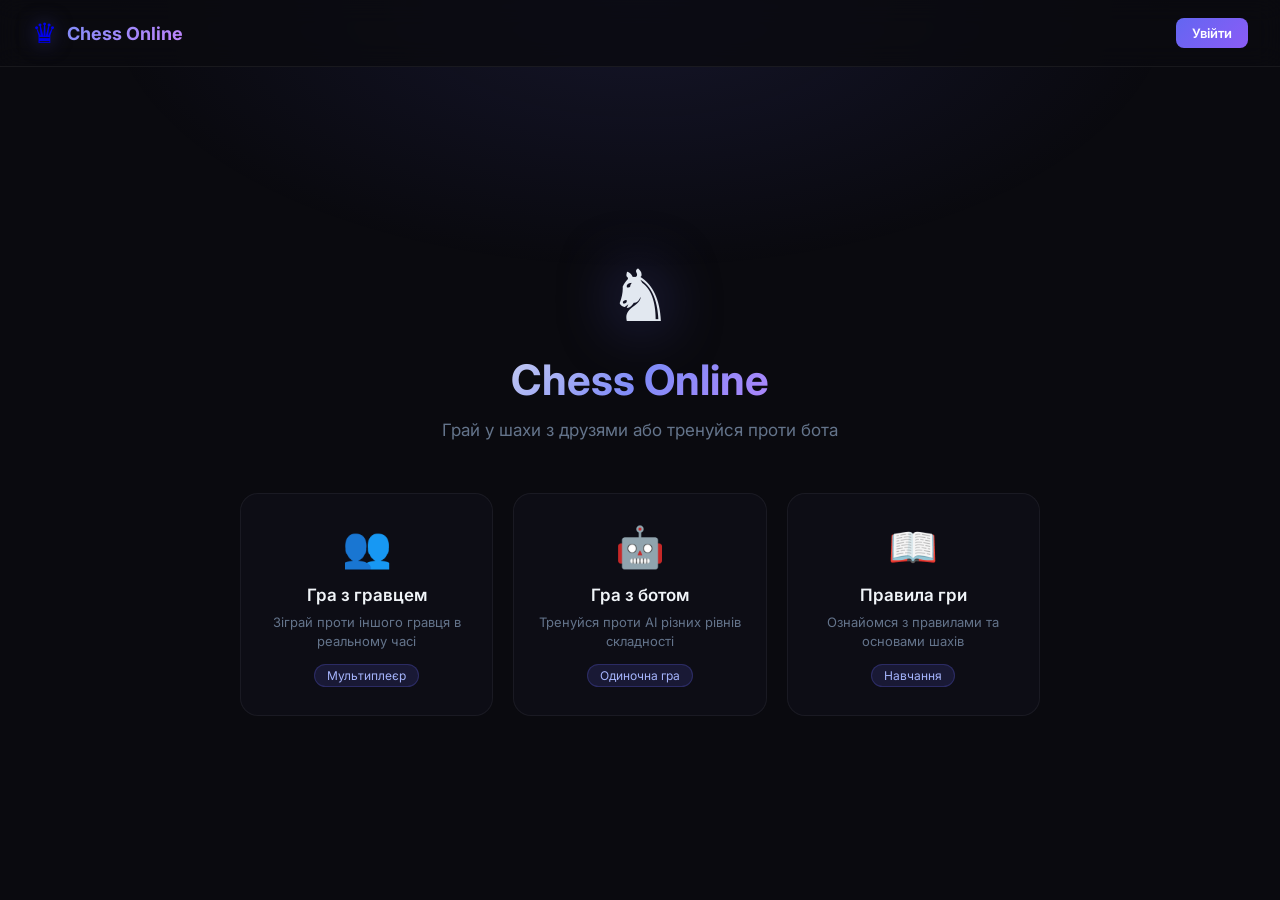
<file: templates/index.html>
<!DOCTYPE html>
<html lang="uk">
<head>
    <meta charset="UTF-8">
    <meta name="viewport" content="width=device-width, initial-scale=1.0">
    <title>Chess Online</title>
    <link href="https://fonts.googleapis.com/css2?family=Inter:wght@300;400;500;600;700&display=swap" rel="stylesheet">
    <style>
        *, *::before, *::after { box-sizing: border-box; margin: 0; padding: 0; }
        body {
            font-family: 'Inter', sans-serif; background: #0a0a0f; color: #e2e8f0;
            min-height: 100vh; display: flex; flex-direction: column; position: relative;
        }
        body::before {
            content: ''; position: fixed; inset: 0;
            background: radial-gradient(ellipse 70% 50% at 50% 0%, rgba(99,102,241,0.12) 0%, transparent 60%);
            pointer-events: none;
        }
        /* Nav */
        nav {
            position: relative; z-index: 10;
            display: flex; align-items: center; justify-content: space-between;
            padding: 16px 32px;
            border-bottom: 1px solid rgba(255,255,255,0.06);
            background: rgba(10,10,15,0.8); backdrop-filter: blur(12px);
        }
        .nav-logo { display: flex; align-items: center; gap: 10px; text-decoration: none; }
        .nav-logo span { font-size: 28px; filter: drop-shadow(0 0 10px rgba(99,102,241,0.5)); }
        .nav-logo h2 { font-size: 18px; font-weight: 700;
            background: linear-gradient(135deg, #818cf8, #c084fc);
            -webkit-background-clip: text; -webkit-text-fill-color: transparent; background-clip: text; }
        .nav-user { display: flex; align-items: center; gap: 12px; }
        .user-pill {
            display: flex; align-items: center; gap: 8px;
            background: rgba(99,102,241,0.1); border: 1px solid rgba(99,102,241,0.25);
            border-radius: 30px; padding: 6px 14px; font-size: 14px; font-weight: 500; color: #a5b4fc;
        }
        .user-avatar {
            width: 28px; height: 28px; border-radius: 50%;
            background: linear-gradient(135deg, #6366f1, #8b5cf6);
            display: flex; align-items: center; justify-content: center; font-size: 13px; font-weight: 700;
        }
        .btn-logout {
            background: transparent; border: 1px solid rgba(255,255,255,0.1);
            border-radius: 8px; color: #64748b; font-size: 13px; padding: 6px 14px;
            cursor: pointer; font-family: inherit; transition: all 0.2s;
        }
        .btn-logout:hover { border-color: rgba(239,68,68,0.4); color: #fca5a5; background: rgba(239,68,68,0.05); }
        .btn-login-nav {
            background: linear-gradient(135deg, #6366f1, #8b5cf6);
            border: none; border-radius: 8px; color: white; font-size: 13px; padding: 7px 16px;
            cursor: pointer; font-family: inherit; font-weight: 600; text-decoration: none;
            transition: all 0.2s;
        }
        .btn-login-nav:hover { box-shadow: 0 4px 15px rgba(99,102,241,0.4); transform: translateY(-1px); }
        /* Main content */
        main {
            flex: 1; display: flex; flex-direction: column; align-items: center; justify-content: center;
            padding: 40px 16px; position: relative; z-index: 1;
        }
        .hero { text-align: center; margin-bottom: 48px; }
        .hero-icon { font-size: 72px; display: block; margin-bottom: 16px;
            filter: drop-shadow(0 0 30px rgba(99,102,241,0.5));
            animation: float 4s ease-in-out infinite; }
        @keyframes float { 0%,100% { transform: translateY(0) rotate(-3deg); } 50% { transform: translateY(-12px) rotate(3deg); } }
        .hero h1 { font-size: 42px; font-weight: 700; margin-bottom: 12px;
            background: linear-gradient(135deg, #e2e8f0 0%, #818cf8 50%, #c084fc 100%);
            -webkit-background-clip: text; -webkit-text-fill-color: transparent; background-clip: text; }
        .hero p { color: #64748b; font-size: 17px; max-width: 400px; margin: 0 auto; line-height: 1.6; }
        /* Cards grid */
        .cards { display: grid; grid-template-columns: repeat(3, 1fr); gap: 20px; max-width: 800px; width: 100%; }
        @media (max-width: 600px) { .cards { grid-template-columns: 1fr; } .hero h1 { font-size: 30px; } }
        .game-card {
            background: rgba(15,15,25,0.7); border: 1px solid rgba(255,255,255,0.06);
            border-radius: 18px; padding: 28px 24px; text-align: center;
            transition: all 0.3s; cursor: pointer; text-decoration: none; color: inherit;
            position: relative; overflow: hidden;
        }
        .game-card::before {
            content: ''; position: absolute; inset: 0; border-radius: 18px;
            background: linear-gradient(135deg, rgba(99,102,241,0.08), rgba(139,92,246,0.05));
            opacity: 0; transition: opacity 0.3s;
        }
        .game-card:hover { transform: translateY(-4px); border-color: rgba(99,102,241,0.3);
            box-shadow: 0 12px 40px rgba(0,0,0,0.4), 0 0 0 1px rgba(99,102,241,0.1); }
        .game-card:hover::before { opacity: 1; }
        .card-icon { font-size: 40px; margin-bottom: 14px; display: block; }
        .card-title { font-size: 17px; font-weight: 600; color: #f1f5f9; margin-bottom: 8px; }
        .card-desc { font-size: 13px; color: #64748b; line-height: 1.5; }
        .card-badge {
            display: inline-block; margin-top: 12px;
            background: rgba(99,102,241,0.15); border: 1px solid rgba(99,102,241,0.25);
            border-radius: 20px; padding: 3px 12px; font-size: 12px; color: #a5b4fc;
        }
    </style>
</head>
<body>
    <nav>
        <a class="nav-logo" href="/">
            <span>♛</span>
            <h2>Chess Online</h2>
        </a>
        <div class="nav-user" id="navUser">
            <!-- filled by JS -->
        </div>
    </nav>

    <main>
        <div class="hero">
            <span class="hero-icon">♞</span>
            <h1>Chess Online</h1>
            <p>Грай у шахи з друзями або тренуйся проти бота</p>
        </div>

        <div class="cards">
            <a class="game-card" href="/game" id="btnPlay">
                <span class="card-icon">👥</span>
                <div class="card-title">Гра з гравцем</div>
                <div class="card-desc">Зіграй проти іншого гравця в реальному часі</div>
                <span class="card-badge">Мультиплеєр</span>
            </a>
            <a class="game-card" href="/game-bot" id="btnBot">
                <span class="card-icon">🤖</span>
                <div class="card-title">Гра з ботом</div>
                <div class="card-desc">Тренуйся проти AI різних рівнів складності</div>
                <span class="card-badge">Одиночна гра</span>
            </a>
            <a class="game-card" href="/rules" id="btnRules">
                <span class="card-icon">📖</span>
                <div class="card-title">Правила гри</div>
                <div class="card-desc">Ознайомся з правилами та основами шахів</div>
                <span class="card-badge">Навчання</span>
            </a>
        </div>
    </main>

    <script>
        const navUser = document.getElementById('navUser');
        const token = localStorage.getItem('chess_token');
        const userRaw = localStorage.getItem('chess_user');

        if (token && userRaw) {
            const user = JSON.parse(userRaw);
            const initial = user.username[0].toUpperCase();
            navUser.innerHTML = `
                <div class="user-pill">
                    <div class="user-avatar">${initial}</div>
                    ${user.username}
                </div>
                <button class="btn-logout" onclick="logout()">Вийти</button>
            `;
        } else {
            navUser.innerHTML = `
                <a href="/login" class="btn-login-nav">Увійти</a>
            `;
        }

        function logout() {
            fetch('/auth/logout', { method: 'POST' });
            localStorage.removeItem('chess_token');
            localStorage.removeItem('chess_user');
            location.reload();
        }

        // Guard: redirect to login for game links if not authenticated
        document.getElementById('btnPlay').addEventListener('click', function(e) {
            if (!localStorage.getItem('chess_token')) {
                e.preventDefault(); window.location.href = '/login';
            }
        });
        document.getElementById('btnBot').addEventListener('click', function(e) {
            if (!localStorage.getItem('chess_token')) {
                e.preventDefault(); window.location.href = '/login';
            }
        });
    </script>
</body>
</html>
</file>
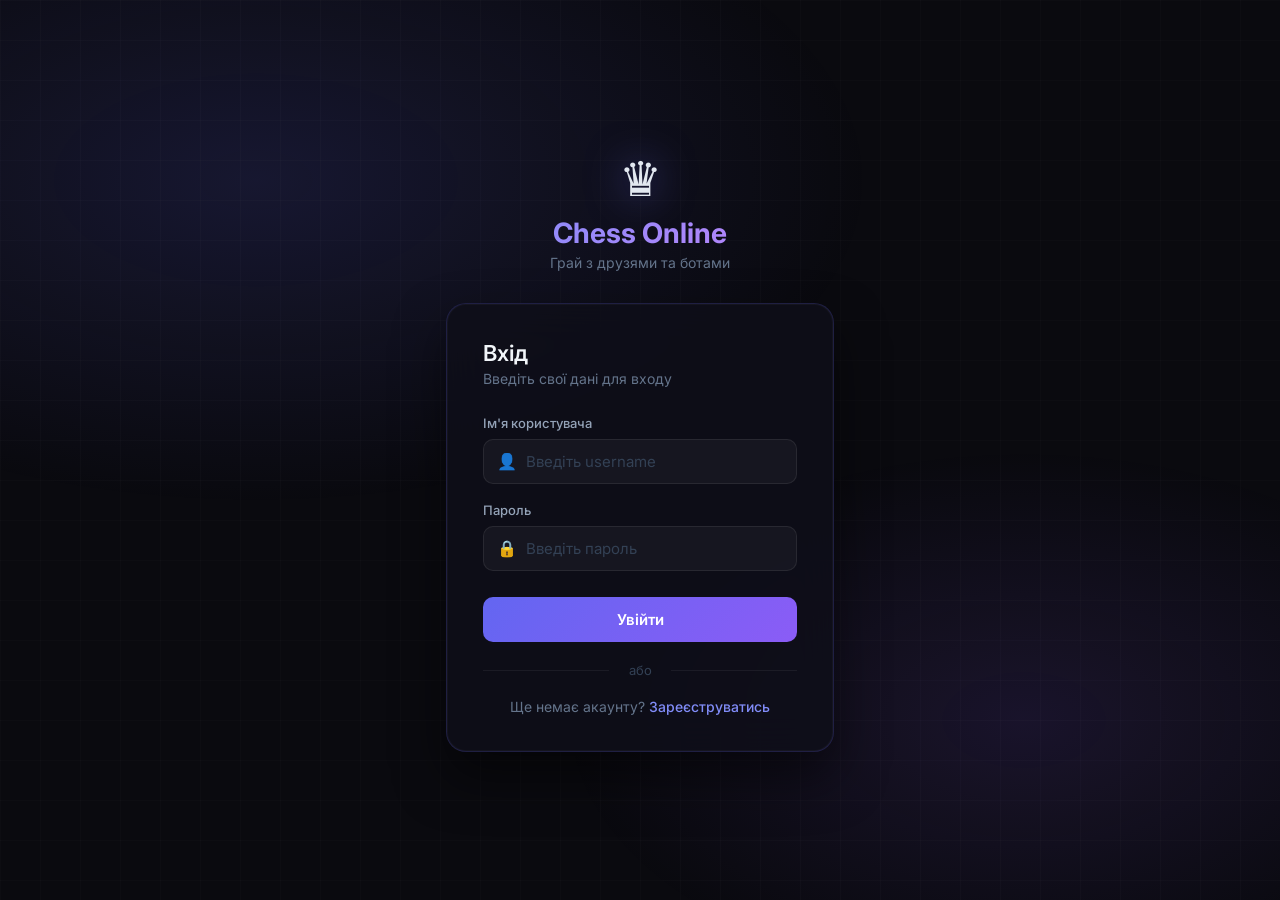
<file: templates/login.html>
<!DOCTYPE html>
<html lang="uk">
<head>
    <meta charset="UTF-8">
    <meta name="viewport" content="width=device-width, initial-scale=1.0">
    <title>Вхід — Chess Online</title>
    <link href="https://fonts.googleapis.com/css2?family=Inter:wght@300;400;500;600;700&display=swap" rel="stylesheet">
    <style>
        *, *::before, *::after { box-sizing: border-box; margin: 0; padding: 0; }
        body {
            font-family: 'Inter', sans-serif;
            background: #0a0a0f;
            color: #e2e8f0;
            min-height: 100vh;
            display: flex;
            align-items: center;
            justify-content: center;
            position: relative;
        }
        body::before {
            content: '';
            position: fixed;
            inset: 0;
            background: radial-gradient(ellipse 80% 60% at 20% 20%, rgba(99,102,241,0.15) 0%, transparent 60%),
                        radial-gradient(ellipse 60% 50% at 80% 80%, rgba(139,92,246,0.12) 0%, transparent 60%);
            pointer-events: none;
        }
        body::after {
            content: '';
            position: fixed;
            inset: 0;
            background-image: linear-gradient(rgba(255,255,255,0.015) 1px, transparent 1px),
                              linear-gradient(90deg, rgba(255,255,255,0.015) 1px, transparent 1px);
            background-size: 40px 40px;
            pointer-events: none;
        }
        .container { position: relative; z-index: 1; width: 100%; max-width: 420px; padding: 16px; }
        .logo { text-align: center; margin-bottom: 32px; }
        .logo-icon { font-size: 48px; display: block; margin-bottom: 8px;
            filter: drop-shadow(0 0 20px rgba(99,102,241,0.6));
            animation: float 3s ease-in-out infinite; }
        @keyframes float { 0%,100% { transform: translateY(0); } 50% { transform: translateY(-8px); } }
        .logo h1 { font-size: 28px; font-weight: 700;
            background: linear-gradient(135deg, #818cf8, #c084fc);
            -webkit-background-clip: text; -webkit-text-fill-color: transparent; background-clip: text; }
        .logo p { color: #64748b; font-size: 14px; margin-top: 4px; }
        .card {
            background: rgba(15,15,25,0.85); border: 1px solid rgba(99,102,241,0.2);
            border-radius: 20px; padding: 36px; backdrop-filter: blur(20px);
            box-shadow: 0 25px 50px rgba(0,0,0,0.5), 0 0 0 1px rgba(255,255,255,0.03) inset;
        }
        .card-title { font-size: 22px; font-weight: 600; margin-bottom: 4px; color: #f1f5f9; }
        .card-subtitle { color: #64748b; font-size: 14px; margin-bottom: 28px; }
        .form-group { margin-bottom: 18px; }
        label { display: block; font-size: 13px; font-weight: 500; color: #94a3b8; margin-bottom: 8px; }
        .input-wrap { position: relative; }
        .input-icon { position: absolute; left: 14px; top: 50%; transform: translateY(-50%);
            font-size: 16px; pointer-events: none; color: #475569; transition: color 0.2s; }
        input {
            width: 100%; padding: 12px 14px 12px 42px;
            background: rgba(255,255,255,0.04); border: 1px solid rgba(255,255,255,0.08);
            border-radius: 10px; color: #e2e8f0; font-size: 15px; font-family: inherit; outline: none;
            transition: all 0.2s;
        }
        input:focus {
            border-color: rgba(99,102,241,0.6); background: rgba(99,102,241,0.06);
            box-shadow: 0 0 0 3px rgba(99,102,241,0.12);
        }
        input::placeholder { color: #334155; }
        .error-msg {
            display: none; align-items: center; gap: 8px;
            background: rgba(239,68,68,0.1); border: 1px solid rgba(239,68,68,0.3);
            border-radius: 8px; padding: 10px 14px; font-size: 13px; color: #fca5a5; margin-bottom: 16px;
        }
        .error-msg.show { display: flex; }
        .btn-primary {
            width: 100%; padding: 13px;
            background: linear-gradient(135deg, #6366f1, #8b5cf6);
            border: none; border-radius: 10px; color: white; font-size: 15px; font-weight: 600;
            font-family: inherit; cursor: pointer; transition: all 0.2s; position: relative;
            overflow: hidden; margin-top: 8px;
        }
        .btn-primary:hover { transform: translateY(-1px); box-shadow: 0 8px 25px rgba(99,102,241,0.4); }
        .btn-primary:active { transform: translateY(0); }
        .btn-primary:disabled { opacity: 0.6; cursor: not-allowed; transform: none; }
        .spinner {
            display: none; width: 18px; height: 18px;
            border: 2px solid rgba(255,255,255,0.3); border-top-color: white;
            border-radius: 50%; animation: spin 0.7s linear infinite; margin: 0 auto;
        }
        @keyframes spin { to { transform: rotate(360deg); } }
        .btn-primary.loading .btn-text { display: none; }
        .btn-primary.loading .spinner { display: block; }
        .divider {
            text-align: center; color: #334155; font-size: 13px; margin: 20px 0; position: relative;
        }
        .divider::before, .divider::after {
            content: ''; position: absolute; top: 50%; width: 40%; height: 1px; background: rgba(255,255,255,0.06);
        }
        .divider::before { left: 0; } .divider::after { right: 0; }
        .register-link { text-align: center; font-size: 14px; color: #64748b; }
        .register-link a { color: #818cf8; text-decoration: none; font-weight: 500; transition: color 0.2s; }
        .register-link a:hover { color: #c084fc; }
    </style>
</head>
<body>
    <div class="container">
        <div class="logo">
            <span class="logo-icon">♛</span>
            <h1>Chess Online</h1>
            <p>Грай з друзями та ботами</p>
        </div>
        <div class="card">
            <div class="card-title">Вхід</div>
            <div class="card-subtitle">Введіть свої дані для входу</div>
            <div class="error-msg" id="errorMsg">
                <span>⚠</span><span id="errorText">Невірні дані</span>
            </div>
            <form id="loginForm" onsubmit="handleLogin(event)">
                <div class="form-group">
                    <label for="username">Ім'я користувача</label>
                    <div class="input-wrap">
                        <input type="text" id="username" placeholder="Введіть username" autocomplete="username" required>
                        <span class="input-icon">👤</span>
                    </div>
                </div>
                <div class="form-group">
                    <label for="password">Пароль</label>
                    <div class="input-wrap">
                        <input type="password" id="password" placeholder="Введіть пароль" autocomplete="current-password" required>
                        <span class="input-icon">🔒</span>
                    </div>
                </div>
                <button type="submit" class="btn-primary" id="loginBtn">
                    <span class="btn-text">Увійти</span>
                    <div class="spinner"></div>
                </button>
            </form>
            <div class="divider">або</div>
            <div class="register-link">
                Ще немає акаунту? <a href="/register">Зареєструватись</a>
            </div>
        </div>
    </div>
    <script>
        if (localStorage.getItem('chess_token')) window.location.href = '/';
        async function handleLogin(e) {
            e.preventDefault();
            const btn = document.getElementById('loginBtn');
            const errorMsg = document.getElementById('errorMsg');
            const errorText = document.getElementById('errorText');
            btn.classList.add('loading'); btn.disabled = true;
            errorMsg.classList.remove('show');
            const username = document.getElementById('username').value.trim();
            const password = document.getElementById('password').value;
            try {
                const res = await fetch('/auth/login', {
                    method: 'POST',
                    headers: { 'Content-Type': 'application/json' },
                    body: JSON.stringify({ username, password })
                });
                const data = await res.json();
                if (!res.ok) {
                    errorText.textContent = data.detail || 'Невірний логін або пароль';
                    errorMsg.classList.add('show');
                    return;
                }
                localStorage.setItem('chess_token', data.access_token);
                localStorage.setItem('chess_user', JSON.stringify(data.user));
                window.location.href = '/';
            } catch (err) {
                errorText.textContent = "Помилка з'єднання. Спробуйте ще раз.";
                errorMsg.classList.add('show');
            } finally {
                btn.classList.remove('loading'); btn.disabled = false;
            }
        }
    </script>
</body>
</html>
</file>
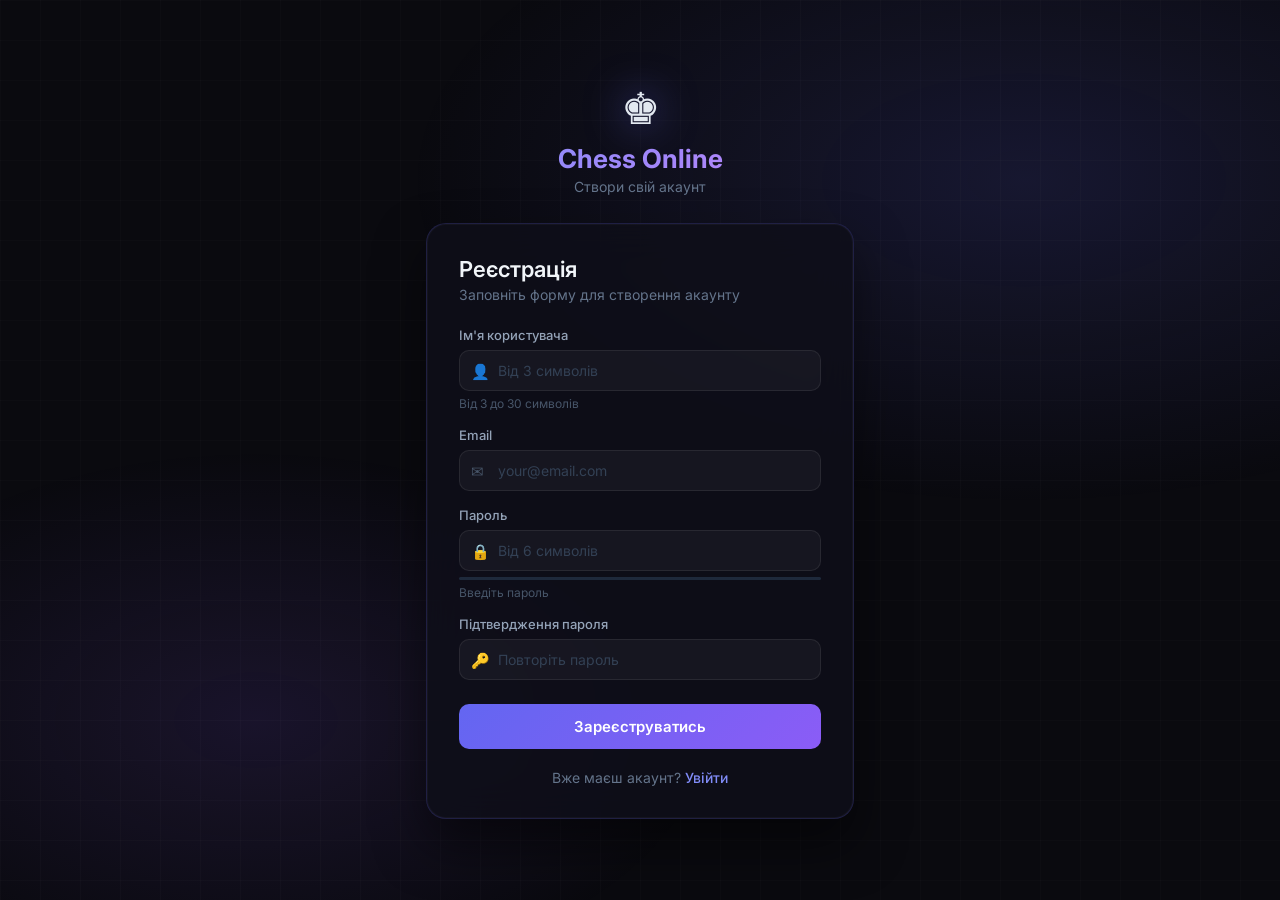
<file: templates/register.html>
<!DOCTYPE html>
<html lang="uk">
<head>
    <meta charset="UTF-8">
    <meta name="viewport" content="width=device-width, initial-scale=1.0">
    <title>Реєстрація — Chess Online</title>
    <link href="https://fonts.googleapis.com/css2?family=Inter:wght@300;400;500;600;700&display=swap" rel="stylesheet">
    <style>
        *, *::before, *::after { box-sizing: border-box; margin: 0; padding: 0; }
        body {
            font-family: 'Inter', sans-serif; background: #0a0a0f; color: #e2e8f0;
            min-height: 100vh; display: flex; align-items: center; justify-content: center; position: relative;
        }
        body::before {
            content: ''; position: fixed; inset: 0;
            background: radial-gradient(ellipse 80% 60% at 80% 20%, rgba(99,102,241,0.15) 0%, transparent 60%),
                        radial-gradient(ellipse 60% 50% at 20% 80%, rgba(139,92,246,0.12) 0%, transparent 60%);
            pointer-events: none;
        }
        body::after {
            content: ''; position: fixed; inset: 0;
            background-image: linear-gradient(rgba(255,255,255,0.015) 1px, transparent 1px),
                              linear-gradient(90deg, rgba(255,255,255,0.015) 1px, transparent 1px);
            background-size: 40px 40px; pointer-events: none;
        }
        .container { position: relative; z-index: 1; width: 100%; max-width: 460px; padding: 16px; }
        .logo { text-align: center; margin-bottom: 28px; }
        .logo-icon { font-size: 44px; display: block; margin-bottom: 8px;
            filter: drop-shadow(0 0 20px rgba(99,102,241,0.6));
            animation: float 3s ease-in-out infinite; }
        @keyframes float { 0%,100% { transform: translateY(0); } 50% { transform: translateY(-8px); } }
        .logo h1 { font-size: 26px; font-weight: 700;
            background: linear-gradient(135deg, #818cf8, #c084fc);
            -webkit-background-clip: text; -webkit-text-fill-color: transparent; background-clip: text; }
        .logo p { color: #64748b; font-size: 14px; margin-top: 4px; }
        .card {
            background: rgba(15,15,25,0.85); border: 1px solid rgba(99,102,241,0.2);
            border-radius: 20px; padding: 32px; backdrop-filter: blur(20px);
            box-shadow: 0 25px 50px rgba(0,0,0,0.5), 0 0 0 1px rgba(255,255,255,0.03) inset;
        }
        .card-title { font-size: 22px; font-weight: 600; margin-bottom: 4px; color: #f1f5f9; }
        .card-subtitle { color: #64748b; font-size: 14px; margin-bottom: 24px; }
        .form-row { display: grid; grid-template-columns: 1fr 1fr; gap: 14px; }
        .form-group { margin-bottom: 16px; }
        label { display: block; font-size: 13px; font-weight: 500; color: #94a3b8; margin-bottom: 7px; }
        .input-wrap { position: relative; }
        .input-icon { position: absolute; left: 12px; top: 50%; transform: translateY(-50%);
            font-size: 15px; pointer-events: none; color: #475569; }
        input {
            width: 100%; padding: 11px 12px 11px 38px;
            background: rgba(255,255,255,0.04); border: 1px solid rgba(255,255,255,0.08);
            border-radius: 10px; color: #e2e8f0; font-size: 14px; font-family: inherit; outline: none;
            transition: all 0.2s;
        }
        input:focus {
            border-color: rgba(99,102,241,0.6); background: rgba(99,102,241,0.06);
            box-shadow: 0 0 0 3px rgba(99,102,241,0.12);
        }
        input.field-error { border-color: rgba(239,68,68,0.5); }
        input::placeholder { color: #334155; }
        .field-hint { font-size: 12px; color: #475569; margin-top: 5px; }
        .field-hint.error { color: #fca5a5; }
        .error-msg {
            display: none; align-items: center; gap: 8px;
            background: rgba(239,68,68,0.1); border: 1px solid rgba(239,68,68,0.3);
            border-radius: 8px; padding: 10px 14px; font-size: 13px; color: #fca5a5; margin-bottom: 16px;
        }
        .error-msg.show { display: flex; }
        .success-msg {
            display: none; align-items: center; gap: 8px;
            background: rgba(34,197,94,0.1); border: 1px solid rgba(34,197,94,0.3);
            border-radius: 8px; padding: 10px 14px; font-size: 13px; color: #86efac; margin-bottom: 16px;
        }
        .success-msg.show { display: flex; }
        .btn-primary {
            width: 100%; padding: 13px;
            background: linear-gradient(135deg, #6366f1, #8b5cf6);
            border: none; border-radius: 10px; color: white; font-size: 15px; font-weight: 600;
            font-family: inherit; cursor: pointer; transition: all 0.2s; margin-top: 8px;
        }
        .btn-primary:hover { transform: translateY(-1px); box-shadow: 0 8px 25px rgba(99,102,241,0.4); }
        .btn-primary:active { transform: translateY(0); }
        .btn-primary:disabled { opacity: 0.6; cursor: not-allowed; transform: none; }
        .spinner {
            display: none; width: 18px; height: 18px;
            border: 2px solid rgba(255,255,255,0.3); border-top-color: white;
            border-radius: 50%; animation: spin 0.7s linear infinite; margin: 0 auto;
        }
        @keyframes spin { to { transform: rotate(360deg); } }
        .btn-primary.loading .btn-text { display: none; }
        .btn-primary.loading .spinner { display: block; }
        .login-link { text-align: center; font-size: 14px; color: #64748b; margin-top: 20px; }
        .login-link a { color: #818cf8; text-decoration: none; font-weight: 500; }
        .login-link a:hover { color: #c084fc; }
        .strength-bar { height: 3px; border-radius: 2px; margin-top: 6px; transition: all 0.3s; background: #1e293b; overflow: hidden; }
        .strength-fill { height: 100%; border-radius: 2px; transition: all 0.3s; width: 0%; }
    </style>
</head>
<body>
    <div class="container">
        <div class="logo">
            <span class="logo-icon">♚</span>
            <h1>Chess Online</h1>
            <p>Створи свій акаунт</p>
        </div>
        <div class="card">
            <div class="card-title">Реєстрація</div>
            <div class="card-subtitle">Заповніть форму для створення акаунту</div>
            <div class="error-msg" id="errorMsg"><span>⚠</span><span id="errorText"></span></div>
            <div class="success-msg" id="successMsg"><span>✓</span><span>Акаунт створено! Перенаправляємо...</span></div>
            <form id="registerForm" onsubmit="handleRegister(event)">
                <div class="form-group">
                    <label for="username">Ім'я користувача</label>
                    <div class="input-wrap">
                        <input type="text" id="username" placeholder="Від 3 символів" autocomplete="username" required minlength="3" maxlength="30">
                        <span class="input-icon">👤</span>
                    </div>
                    <div class="field-hint" id="usernameHint">Від 3 до 30 символів</div>
                </div>
                <div class="form-group">
                    <label for="email">Email</label>
                    <div class="input-wrap">
                        <input type="email" id="email" placeholder="your@email.com" autocomplete="email" required>
                        <span class="input-icon">✉</span>
                    </div>
                </div>
                <div class="form-group">
                    <label for="password">Пароль</label>
                    <div class="input-wrap">
                        <input type="password" id="password" placeholder="Від 6 символів" autocomplete="new-password" required minlength="6" oninput="checkStrength(this.value)">
                        <span class="input-icon">🔒</span>
                    </div>
                    <div class="strength-bar"><div class="strength-fill" id="strengthFill"></div></div>
                    <div class="field-hint" id="strengthText">Введіть пароль</div>
                </div>
                <div class="form-group">
                    <label for="password_confirm">Підтвердження пароля</label>
                    <div class="input-wrap">
                        <input type="password" id="password_confirm" placeholder="Повторіть пароль" autocomplete="new-password" required>
                        <span class="input-icon">🔑</span>
                    </div>
                </div>
                <button type="submit" class="btn-primary" id="registerBtn">
                    <span class="btn-text">Зареєструватись</span>
                    <div class="spinner"></div>
                </button>
            </form>
            <div class="login-link">
                Вже маєш акаунт? <a href="/login">Увійти</a>
            </div>
        </div>
    </div>
    <script>
        if (localStorage.getItem('chess_token')) window.location.href = '/';

        function checkStrength(pwd) {
            const fill = document.getElementById('strengthFill');
            const text = document.getElementById('strengthText');
            if (!pwd) { fill.style.width='0%'; fill.style.background=''; text.textContent='Введіть пароль'; return; }
            let score = 0;
            if (pwd.length >= 6) score++;
            if (pwd.length >= 10) score++;
            if (/[A-Z]/.test(pwd)) score++;
            if (/[0-9]/.test(pwd)) score++;
            if (/[^A-Za-z0-9]/.test(pwd)) score++;
            const configs = [
                { pct: '20%', color: '#ef4444', label: 'Дуже слабкий' },
                { pct: '40%', color: '#f97316', label: 'Слабкий' },
                { pct: '60%', color: '#eab308', label: 'Середній' },
                { pct: '80%', color: '#22c55e', label: 'Сильний' },
                { pct: '100%', color: '#6366f1', label: 'Дуже сильний' }
            ];
            const c = configs[Math.min(score - 1, 4)];
            fill.style.width = c.pct; fill.style.background = c.color; text.textContent = c.label;
        }

        async function handleRegister(e) {
            e.preventDefault();
            const btn = document.getElementById('registerBtn');
            const errorMsg = document.getElementById('errorMsg');
            const errorText = document.getElementById('errorText');
            const successMsg = document.getElementById('successMsg');

            errorMsg.classList.remove('show');
            successMsg.classList.remove('show');

            const password = document.getElementById('password').value;
            const password_confirm = document.getElementById('password_confirm').value;
            if (password !== password_confirm) {
                errorText.textContent = 'Паролі не співпадають';
                errorMsg.classList.add('show'); return;
            }

            btn.classList.add('loading'); btn.disabled = true;
            const body = {
                username: document.getElementById('username').value.trim(),
                email: document.getElementById('email').value.trim(),
                password, password_confirm
            };
            try {
                const res = await fetch('/auth/register', {
                    method: 'POST',
                    headers: { 'Content-Type': 'application/json' },
                    body: JSON.stringify(body)
                });
                const data = await res.json();
                if (!res.ok) {
                    errorText.textContent = data.detail || 'Помилка реєстрації';
                    errorMsg.classList.add('show'); return;
                }
                localStorage.setItem('chess_token', data.access_token);
                localStorage.setItem('chess_user', JSON.stringify(data.user));
                successMsg.classList.add('show');
                setTimeout(() => window.location.href = '/', 1200);
            } catch (err) {
                errorText.textContent = "Помилка з'єднання. Спробуйте ще раз.";
                errorMsg.classList.add('show');
            } finally {
                btn.classList.remove('loading'); btn.disabled = false;
            }
        }
    </script>
</body>
</html>
</file>
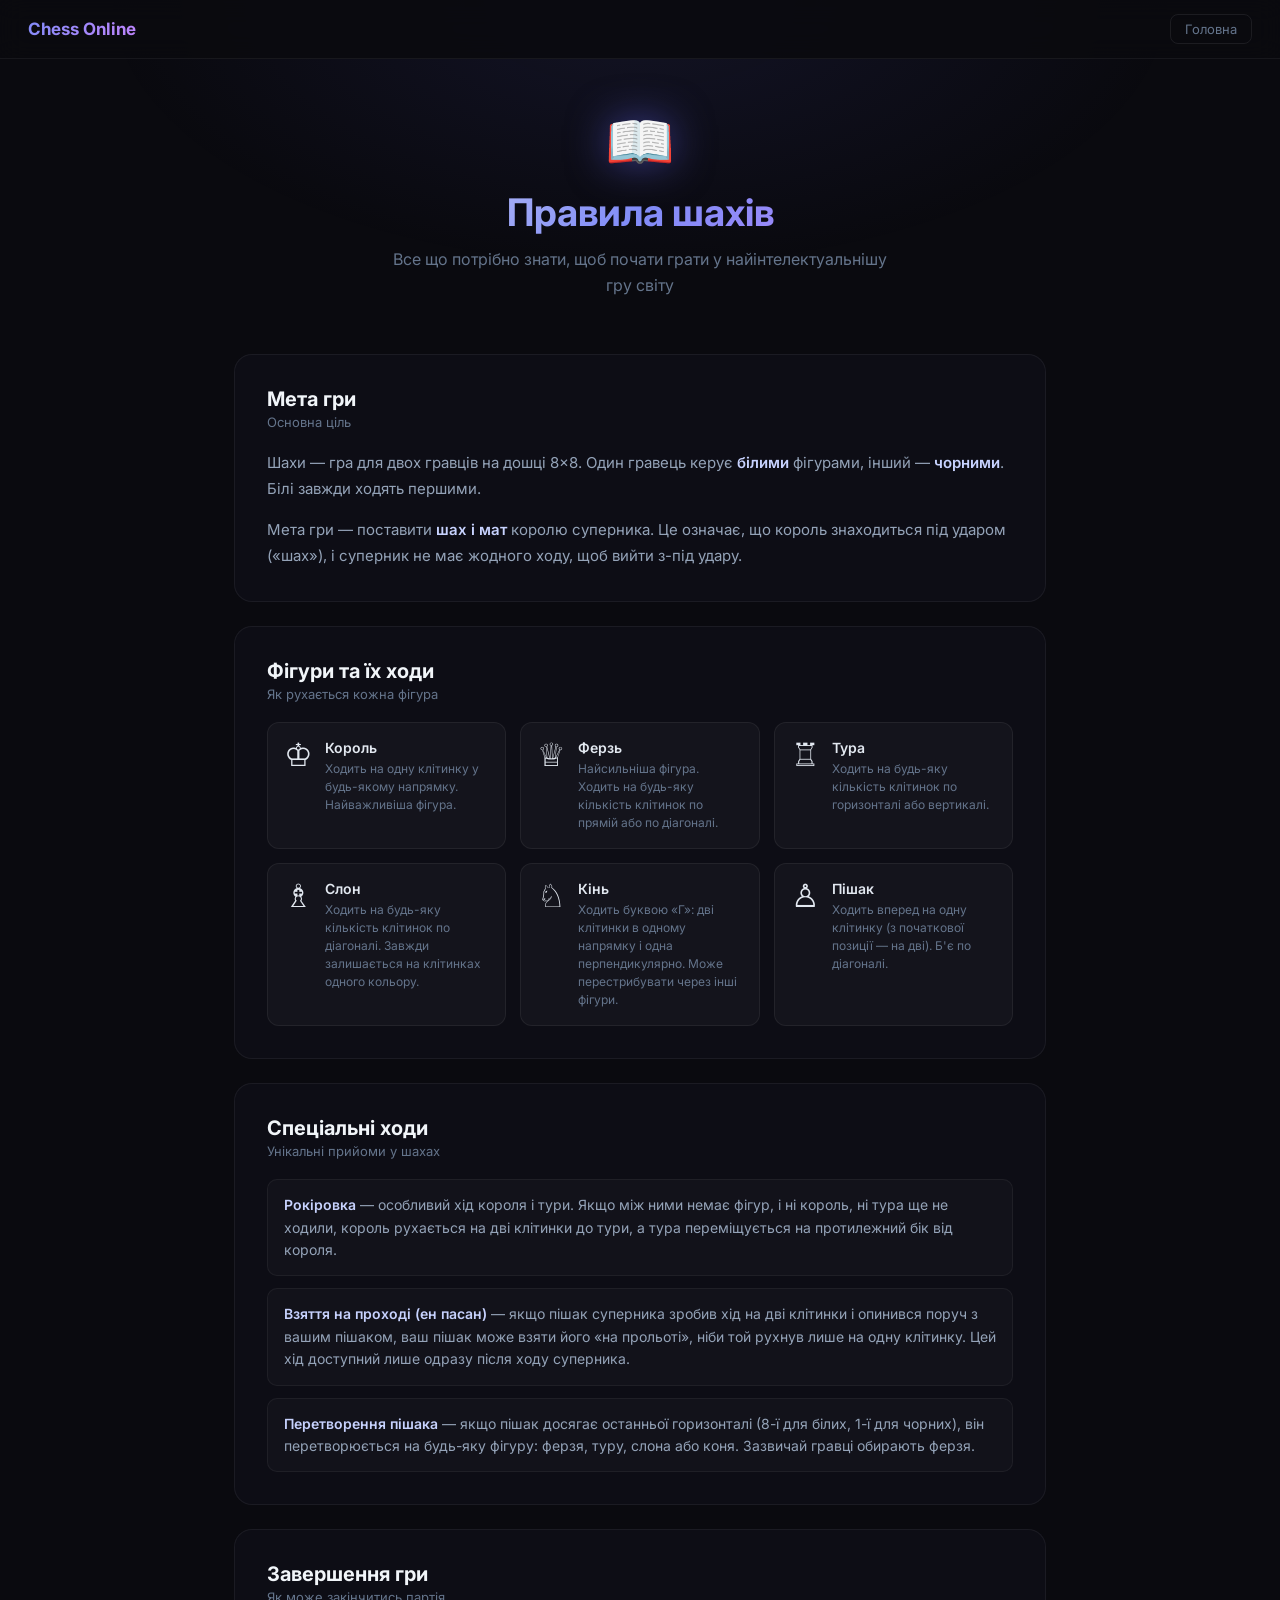
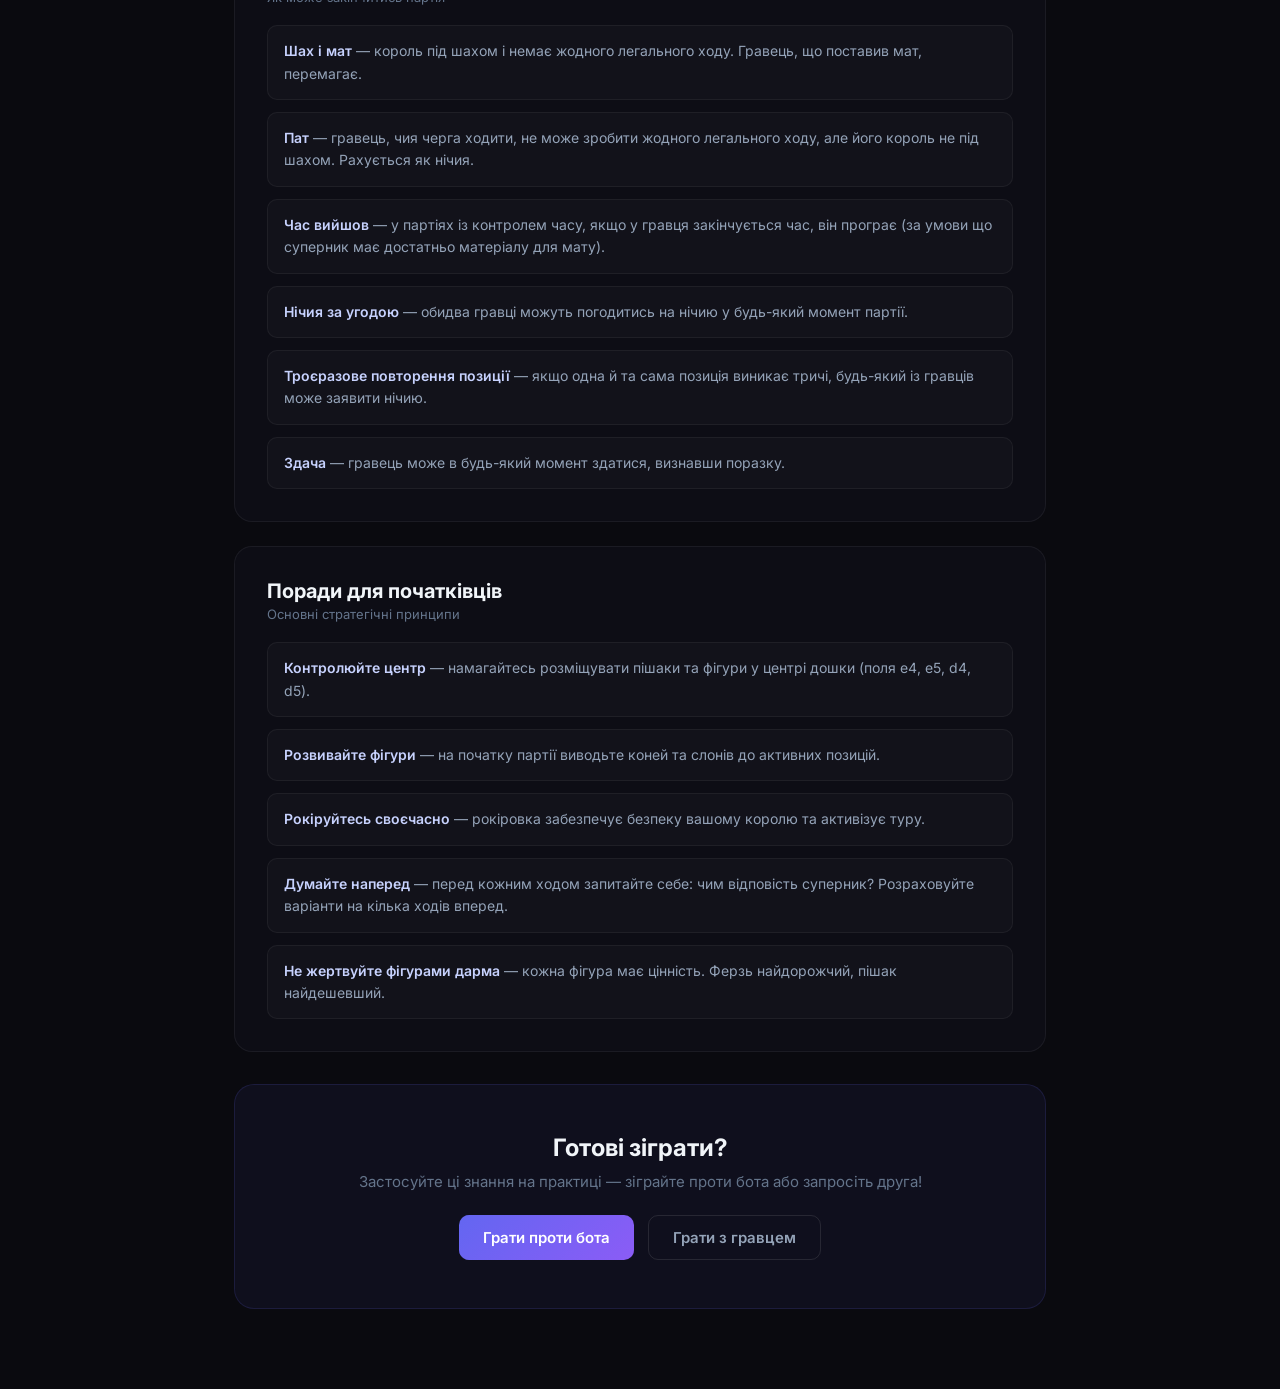
<file: templates/rulesofgame.html>
<!DOCTYPE html>
<html lang="uk">
<head>
    <meta charset="UTF-8">
    <meta name="viewport" content="width=device-width, initial-scale=1.0">
    <title>Правила гри — Chess Online</title>
    <meta name="description" content="Дізнайтесь правила шахів — як ходять фігури, рокіровка, ен пасан та інші правила">
    <link href="https://fonts.googleapis.com/css2?family=Inter:wght@300;400;500;600;700&display=swap" rel="stylesheet">
    <style>
        *, *::before, *::after { box-sizing: border-box; margin: 0; padding: 0; }
        body {
            font-family: 'Inter', sans-serif;
            background: #0a0a0f;
            color: #e2e8f0;
            min-height: 100vh;
            display: flex;
            flex-direction: column;
        }
        body::before {
            content: '';
            position: fixed;
            inset: 0;
            background: radial-gradient(ellipse 70% 50% at 50% 0%, rgba(99,102,241,0.1) 0%, transparent 60%);
            pointer-events: none;
        }

        /* NAV */
        nav {
            position: relative; z-index: 10;
            display: flex; align-items: center; justify-content: space-between;
            padding: 14px 28px;
            border-bottom: 1px solid rgba(255,255,255,0.06);
            background: rgba(10,10,15,0.9); backdrop-filter: blur(12px);
        }
        .nav-logo { display: flex; align-items: center; gap: 10px; text-decoration: none; }
        .nav-logo span { font-size: 26px; filter: drop-shadow(0 0 8px rgba(99,102,241,0.5)); }
        .nav-logo h2 { font-size: 17px; font-weight: 700;
            background: linear-gradient(135deg, #818cf8, #c084fc);
            -webkit-background-clip: text; -webkit-text-fill-color: transparent; background-clip: text; }
        .btn-nav {
            background: transparent; border: 1px solid rgba(255,255,255,0.08);
            border-radius: 8px; color: #64748b; font-size: 13px; padding: 6px 14px;
            cursor: pointer; font-family: inherit; text-decoration: none;
            transition: all 0.2s; display: inline-flex; align-items: center; gap: 6px;
        }
        .btn-nav:hover { border-color: rgba(99,102,241,0.4); color: #a5b4fc; }

        /* CONTENT */
        main {
            position: relative; z-index: 1;
            max-width: 860px; margin: 0 auto; padding: 48px 24px 80px;
        }

        .page-header { text-align: center; margin-bottom: 56px; }
        .page-icon { font-size: 56px; display: block; margin-bottom: 14px;
            filter: drop-shadow(0 0 20px rgba(99,102,241,0.5));
            animation: float 4s ease-in-out infinite; }
        @keyframes float { 0%,100%{transform:translateY(0)} 50%{transform:translateY(-10px)} }
        .page-title {
            font-size: 38px; font-weight: 700; margin-bottom: 12px;
            background: linear-gradient(135deg, #e2e8f0 0%, #818cf8 50%, #c084fc 100%);
            -webkit-background-clip: text; -webkit-text-fill-color: transparent; background-clip: text;
        }
        .page-subtitle { color: #64748b; font-size: 16px; line-height: 1.6; max-width: 520px; margin: 0 auto; }

        /* SECTIONS */
        .section {
            background: rgba(15,15,25,0.75);
            border: 1px solid rgba(255,255,255,0.06);
            border-radius: 18px;
            padding: 32px;
            margin-bottom: 24px;
            transition: border-color 0.3s;
        }
        .section:hover { border-color: rgba(99,102,241,0.2); }

        .section-header {
            display: flex; align-items: center; gap: 14px;
            margin-bottom: 20px;
        }
        .section-icon {
            font-size: 32px;
            width: 52px; height: 52px;
            display: flex; align-items: center; justify-content: center;
            background: rgba(99,102,241,0.1);
            border: 1px solid rgba(99,102,241,0.2);
            border-radius: 14px;
            flex-shrink: 0;
        }
        .section-title { font-size: 20px; font-weight: 700; color: #f1f5f9; }
        .section-desc { font-size: 13px; color: #64748b; margin-top: 3px; }

        p { color: #94a3b8; font-size: 15px; line-height: 1.75; margin-bottom: 14px; }
        p:last-child { margin-bottom: 0; }
        strong { color: #c7d2fe; font-weight: 600; }

        /* PIECE GRID */
        .piece-grid {
            display: grid;
            grid-template-columns: repeat(auto-fill, minmax(200px, 1fr));
            gap: 14px;
            margin-top: 8px;
        }
        .piece-card {
            background: rgba(255,255,255,0.03);
            border: 1px solid rgba(255,255,255,0.06);
            border-radius: 12px;
            padding: 16px;
            display: flex;
            align-items: flex-start;
            gap: 12px;
            transition: all 0.2s;
        }
        .piece-card:hover { border-color: rgba(99,102,241,0.25); background: rgba(99,102,241,0.05); }
        .piece-sym { font-size: 32px; flex-shrink: 0; line-height: 1; }
        .piece-info-name { font-size: 14px; font-weight: 600; color: #e2e8f0; margin-bottom: 4px; }
        .piece-info-move { font-size: 12px; color: #64748b; line-height: 1.5; }

        /* RULES LIST */
        .rules-list {
            list-style: none;
            display: flex;
            flex-direction: column;
            gap: 12px;
        }
        .rules-list li {
            display: flex;
            gap: 12px;
            padding: 14px 16px;
            background: rgba(255,255,255,0.025);
            border: 1px solid rgba(255,255,255,0.05);
            border-radius: 10px;
            font-size: 14px;
            color: #94a3b8;
            line-height: 1.6;
            transition: border-color 0.2s;
        }
        .rules-list li:hover { border-color: rgba(99,102,241,0.2); }
        .rules-list .rule-icon { font-size: 20px; flex-shrink: 0; margin-top: 1px; }

        /* CTA */
        .cta-box {
            text-align: center;
            padding: 48px 32px;
            background: rgba(99,102,241,0.06);
            border: 1px solid rgba(99,102,241,0.15);
            border-radius: 20px;
            margin-top: 32px;
        }
        .cta-title { font-size: 24px; font-weight: 700; margin-bottom: 10px; color: #f1f5f9; }
        .cta-desc { color: #64748b; font-size: 15px; margin-bottom: 24px; }
        .cta-buttons { display: flex; gap: 14px; justify-content: center; flex-wrap: wrap; }
        .btn-cta {
            padding: 12px 24px; border-radius: 10px;
            font-size: 15px; font-weight: 600; font-family: inherit;
            cursor: pointer; transition: all 0.2s; text-decoration: none;
            display: inline-flex; align-items: center; gap: 8px;
        }
        .btn-cta-primary {
            background: linear-gradient(135deg, #6366f1, #8b5cf6);
            border: none; color: white;
        }
        .btn-cta-primary:hover { box-shadow: 0 8px 25px rgba(99,102,241,0.4); transform: translateY(-1px); }
        .btn-cta-secondary {
            background: transparent; color: #94a3b8;
            border: 1px solid rgba(255,255,255,0.1);
        }
        .btn-cta-secondary:hover { border-color: rgba(99,102,241,0.3); color: #a5b4fc; }

        @media (max-width: 600px) {
            .page-title { font-size: 28px; }
            .section { padding: 22px; }
            main { padding: 32px 16px 60px; }
        }
    </style>
</head>
<body>

<nav>
    <a class="nav-logo" href="/">
        
        <h2>Chess Online</h2>
    </a>
    <a href="/" class="btn-nav">Головна</a>
</nav>

<main>
    <div class="page-header">
        <span class="page-icon">📖</span>
        <h1 class="page-title">Правила шахів</h1>
        <p class="page-subtitle">Все що потрібно знати, щоб почати грати у найінтелектуальнішу гру світу</p>
    </div>

    <!-- Мета гри -->
    <div class="section">
        <div class="section-header">
            
            <div>
                <div class="section-title">Мета гри</div>
                <div class="section-desc">Основна ціль</div>
            </div>
        </div>
        <p>Шахи — гра для двох гравців на дошці 8×8. Один гравець керує <strong>білими</strong> фігурами, інший — <strong>чорними</strong>. Білі завжди ходять першими.</p>
        <p>Мета гри — поставити <strong>шах і мат</strong> королю суперника. Це означає, що король знаходиться під ударом («шах»), і суперник не має жодного ходу, щоб вийти з-під удару.</p>
    </div>

    <!-- Фігури -->
    <div class="section">
        <div class="section-header">
            
            <div>
                <div class="section-title">Фігури та їх ходи</div>
                <div class="section-desc">Як рухається кожна фігура</div>
            </div>
        </div>
        <div class="piece-grid">
            <div class="piece-card">
                <span class="piece-sym">♔</span>
                <div>
                    <div class="piece-info-name">Король</div>
                    <div class="piece-info-move">Ходить на одну клітинку у будь-якому напрямку. Найважливіша фігура.</div>
                </div>
            </div>
            <div class="piece-card">
                <span class="piece-sym">♕</span>
                <div>
                    <div class="piece-info-name">Ферзь</div>
                    <div class="piece-info-move">Найсильніша фігура. Ходить на будь-яку кількість клітинок по прямій або по діагоналі.</div>
                </div>
            </div>
            <div class="piece-card">
                <span class="piece-sym">♖</span>
                <div>
                    <div class="piece-info-name">Тура</div>
                    <div class="piece-info-move">Ходить на будь-яку кількість клітинок по горизонталі або вертикалі.</div>
                </div>
            </div>
            <div class="piece-card">
                <span class="piece-sym">♗</span>
                <div>
                    <div class="piece-info-name">Слон</div>
                    <div class="piece-info-move">Ходить на будь-яку кількість клітинок по діагоналі. Завжди залишається на клітинках одного кольору.</div>
                </div>
            </div>
            <div class="piece-card">
                <span class="piece-sym">♘</span>
                <div>
                    <div class="piece-info-name">Кінь</div>
                    <div class="piece-info-move">Ходить буквою «Г»: дві клітинки в одному напрямку і одна перпендикулярно. Може перестрибувати через інші фігури.</div>
                </div>
            </div>
            <div class="piece-card">
                <span class="piece-sym">♙</span>
                <div>
                    <div class="piece-info-name">Пішак</div>
                    <div class="piece-info-move">Ходить вперед на одну клітинку (з початкової позиції — на дві). Б'є по діагоналі.</div>
                </div>
            </div>
        </div>
    </div>

    <!-- Спеціальні ходи -->
    <div class="section">
        <div class="section-header">
            
            <div>
                <div class="section-title">Спеціальні ходи</div>
                <div class="section-desc">Унікальні прийоми у шахах</div>
            </div>
        </div>
        <ul class="rules-list">
            <li>
                
                <div><strong>Рокіровка</strong> — особливий хід короля і тури. Якщо між ними немає фігур, і ні король, ні тура ще не ходили, король рухається на дві клітинки до тури, а тура переміщується на протилежний бік від короля.</div>
            </li>
            <li>
                
                <div><strong>Взяття на проході (ен пасан)</strong> — якщо пішак суперника зробив хід на дві клітинки і опинився поруч з вашим пішаком, ваш пішак може взяти його «на прольоті», ніби той рухнув лише на одну клітинку. Цей хід доступний лише одразу після ходу суперника.</div>
            </li>
            <li>
                
                <div><strong>Перетворення пішака</strong> — якщо пішак досягає останньої горизонталі (8-ї для білих, 1-ї для чорних), він перетворюється на будь-яку фігуру: ферзя, туру, слона або коня. Зазвичай гравці обирають ферзя.</div>
            </li>
        </ul>
    </div>

    <!-- Закінчення гри -->
    <div class="section">
        <div class="section-header">
            
            <div>
                <div class="section-title">Завершення гри</div>
                <div class="section-desc">Як може закінчитись партія</div>
            </div>
        </div>
        <ul class="rules-list">
            <li>
                
                <div><strong>Шах і мат</strong> — король під шахом і немає жодного легального ходу. Гравець, що поставив мат, перемагає.</div>
            </li>
            <li>
                
                <div><strong>Пат</strong> — гравець, чия черга ходити, не може зробити жодного легального ходу, але його король не під шахом. Рахується як нічия.</div>
            </li>
            <li>
                
                <div><strong>Час вийшов</strong> — у партіях із контролем часу, якщо у гравця закінчується час, він програє (за умови що суперник має достатньо матеріалу для мату).</div>
            </li>
            <li>
                
                <div><strong>Нічия за угодою</strong> — обидва гравці можуть погодитись на нічию у будь-який момент партії.</div>
            </li>
            <li>
                
                <div><strong>Троєразове повторення позиції</strong> — якщо одна й та сама позиція виникає тричі, будь-який із гравців може заявити нічию.</div>
            </li>
            <li>
                
                <div><strong>Здача</strong> — гравець може в будь-який момент здатися, визнавши поразку.</div>
            </li>
        </ul>
    </div>

    <!-- Поради для початківців -->
    <div class="section">
        <div class="section-header">
            
            <div>
                <div class="section-title">Поради для початківців</div>
                <div class="section-desc">Основні стратегічні принципи</div>
            </div>
        </div>
        <ul class="rules-list">
            <li><div><strong>Контролюйте центр</strong> — намагайтесь розміщувати пішаки та фігури у центрі дошки (поля e4, e5, d4, d5).</div></li>
            <li><div><strong>Розвивайте фігури</strong> — на початку партії виводьте коней та слонів до активних позицій.</div></li>
            <li><div><strong>Рокіруйтесь своєчасно</strong> — рокіровка забезпечує безпеку вашому королю та активізує туру.</div></li>
            <li><div><strong>Думайте наперед</strong> — перед кожним ходом запитайте себе: чим відповість суперник? Розраховуйте варіанти на кілька ходів вперед.</div></li>
            <li><div><strong>Не жертвуйте фігурами дарма</strong> — кожна фігура має цінність. Ферзь найдорожчий, пішак найдешевший.</div></li>
        </ul>
    </div>

    <!-- CTA -->
    <div class="cta-box">
        <div class="cta-title">Готові зіграти? </div>
        <div class="cta-desc">Застосуйте ці знання на практиці — зіграйте проти бота або запросіть друга!</div>
        <div class="cta-buttons">
            <a href="/game-bot" class="btn-cta btn-cta-primary">Грати проти бота</a>
            <a href="/game" class="btn-cta btn-cta-secondary">Грати з гравцем</a>
        </div>
    </div>
</main>

</body>
</html>
</file>
